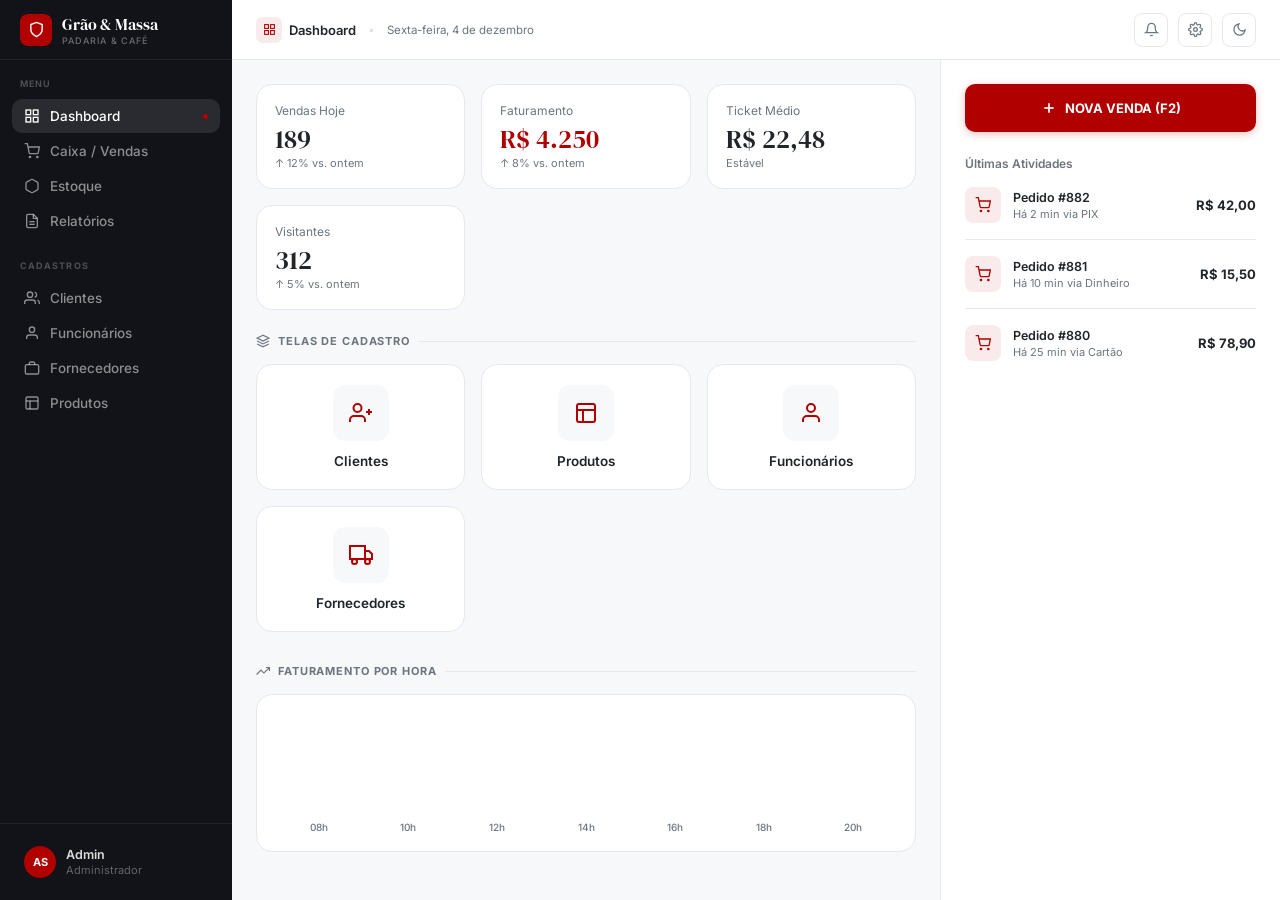
<file: index.html>
<!DOCTYPE html>
<html lang="pt-BR">
<head>
<meta charset="UTF-8">
<meta name="viewport" content="width=device-width, initial-scale=1.0">
<title>Grão & Massa — Dashboard</title>
<link href="https://fonts.googleapis.com/css2?family=Inter:wght@400;500;600;700&family=DM+Serif+Display&display=swap" rel="stylesheet">
<link rel="stylesheet" href="CSS/style.css">
</head>
<body>

<nav class="sb">
  <div class="sb-brand">
    <div class="sb-icon"><svg fill="none" stroke-width="2" viewBox="0 0 24 24"><path d="M12 22s8-4 8-10V5l-8-3-8 3v7c0 6 8 10 8 10z"/></svg></div>
    <div class="sb-name">Grão &amp; Massa<span>Padaria &amp; Café</span></div>
  </div>

  <p class="sb-label">Menu</p>
  <ul class="sb-nav">
    <li><a href="index.html" class="sb-link on"><svg fill="none" stroke="currentColor" stroke-width="2" viewBox="0 0 24 24"><rect x="3" y="3" width="7" height="7"/><rect x="14" y="3" width="7" height="7"/><rect x="14" y="14" width="7" height="7"/><rect x="3" y="14" width="7" height="7"/></svg>Dashboard<span class="sb-dot"></span></a></li>
    <li><a href="vendas.php" class="sb-link"><svg fill="none" stroke="currentColor" stroke-width="2" viewBox="0 0 24 24"><circle cx="9" cy="21" r="1"/><circle cx="20" cy="21" r="1"/><path d="M1 1h4l2.68 13.39a2 2 0 002 1.61h9.72a2 2 0 001.97-1.67L23 6H6"/></svg>Caixa / Vendas</a></li>
    <li><a href="#" class="sb-link"><svg fill="none" stroke="currentColor" stroke-width="2" viewBox="0 0 24 24"><path d="M21 16V8a2 2 0 00-1-1.73l-7-4a2 2 0 00-2 0l-7 4A2 2 0 003 8v8a2 2 0 001 1.73l7 4a2 2 0 002 0l7-4A2 2 0 0021 16z"/></svg>Estoque</a></li>
    <li><a href="#" class="sb-link"><svg fill="none" stroke="currentColor" stroke-width="2" viewBox="0 0 24 24"><path d="M14 2H6a2 2 0 00-2 2v16a2 2 0 002 2h12a2 2 0 002-2V8z"/><polyline points="14 2 14 8 20 8"/><line x1="16" y1="13" x2="8" y2="13"/><line x1="16" y1="17" x2="8" y2="17"/></svg>Relatórios</a></li>
  </ul>

  <p class="sb-label">Cadastros</p>
  <ul class="sb-nav">
    <li><a href="Cadastrar_Cliente.php" class="sb-link"><svg fill="none" stroke="currentColor" stroke-width="2" viewBox="0 0 24 24"><path d="M17 21v-2a4 4 0 00-4-4H5a4 4 0 00-4 4v2"/><circle cx="9" cy="7" r="4"/><path d="M23 21v-2a4 4 0 00-3-3.87M16 3.13a4 4 0 010 7.75"/></svg>Clientes</a></li>
    <li><a href="Cadastrar_Funcionario.php" class="sb-link"><svg fill="none" stroke="currentColor" stroke-width="2" viewBox="0 0 24 24"><path d="M20 21v-2a4 4 0 00-4-4H8a4 4 0 00-4 4v2"/><circle cx="12" cy="7" r="4"/></svg>Funcionários</a></li>
    <li><a href="Cadastrar_Fornecedor.php" class="sb-link"><svg fill="none" stroke="currentColor" stroke-width="2" viewBox="0 0 24 24"><rect x="2" y="7" width="20" height="14" rx="2"/><path d="M16 7V5a2 2 0 00-2-2h-4a2 2 0 00-2 2v2"/></svg>Fornecedores</a></li>
    <li><a href="Cadastrar_Produto.php" class="sb-link"><svg fill="none" stroke="currentColor" stroke-width="2" viewBox="0 0 24 24"><rect x="3" y="3" width="18" height="18" rx="2"/><line x1="3" y1="9" x2="21" y2="9"/><line x1="9" y1="21" x2="9" y2="9"/></svg>Produtos</a></li>
  </ul>

  <div class="sb-foot">
    <div class="sb-user">
      <div class="sb-av">AS</div>
      <div>
        <div class="sb-uname">Admin</div>
        <div class="sb-urole">Administrador</div>
      </div>
    </div>
  </div>
</nav>

<div class="main">

  <header class="top">
    <div class="top-l">
      <div class="badge-pg">
        <div class="badge-icon"><svg fill="none" stroke="currentColor" stroke-width="2" viewBox="0 0 24 24"><rect x="3" y="3" width="7" height="7"/><rect x="14" y="3" width="7" height="7"/><rect x="14" y="14" width="7" height="7"/><rect x="3" y="14" width="7" height="7"/></svg></div>
        Dashboard
      </div>
      <span class="sep">•</span>
      <span class="date-chip" id="date"></span>
    </div>
    <div class="top-r">
      <button class="tb-btn"><svg fill="none" stroke="currentColor" stroke-width="2" viewBox="0 0 24 24"><path d="M18 8A6 6 0 006 8c0 7-3 9-3 9h18s-3-2-3-9M13.73 21a2 2 0 01-3.46 0"/></svg></button>
      <button class="tb-btn"><svg fill="none" stroke="currentColor" stroke-width="2" viewBox="0 0 24 24"><circle cx="12" cy="12" r="3"/><path d="M19.4 15a1.65 1.65 0 00.33 1.82l.06.06a2 2 0 010 2.83 2 2 0 01-2.83 0l-.06-.06a1.65 1.65 0 00-1.82-.33 1.65 1.65 0 00-1 1.51V21a2 2 0 01-4 0v-.09A1.65 1.65 0 009 19.4a1.65 1.65 0 00-1.82.33l-.06.06a2 2 0 01-2.83 0 2 2 0 010-2.83l.06-.06A1.65 1.65 0 004.68 15a1.65 1.65 0 00-1.51-1H3a2 2 0 010-4h.09A1.65 1.65 0 004.6 9a1.65 1.65 0 00-.33-1.82l-.06-.06a2 2 0 010-2.83 2 2 0 012.83 0l.06.06A1.65 1.65 0 009 4.68a1.65 1.65 0 001-1.51V3a2 2 0 014 0v.09a1.65 1.65 0 001 1.51 1.65 1.65 0 001.82-.33l.06-.06a2 2 0 012.83 0 2 2 0 010 2.83l-.06.06A1.65 1.65 0 0019.4 9a1.65 1.65 0 001.51 1H21a2 2 0 010 4h-.09a1.65 1.65 0 00-1.51 1z"/></svg></button>
      <button class="tb-btn" onclick="toggleTheme()">
        <svg class="icon-moon" fill="none" stroke="currentColor" stroke-width="2" viewBox="0 0 24 24"><path d="M21 12.79A9 9 0 1111.21 3 7 7 0 0021 12.79z"/></svg>
        <svg class="icon-sun" fill="none" stroke="currentColor" stroke-width="2" viewBox="0 0 24 24"><circle cx="12" cy="12" r="5"/><line x1="12" y1="1" x2="12" y2="3"/><line x1="12" y1="21" x2="12" y2="23"/><line x1="4.22" y1="4.22" x2="5.64" y2="5.64"/><line x1="18.36" y1="18.36" x2="19.78" y2="19.78"/><line x1="1" y1="12" x2="3" y2="12"/><line x1="21" y1="12" x2="23" y2="12"/><line x1="4.22" y1="19.78" x2="5.64" y2="18.36"/><line x1="18.36" y1="5.64" x2="19.78" y2="4.22"/></svg>
      </button>
    </div>
  </header>

  <div class="content">

    <main class="dash-main">
      
      <div class="grid-4">
        <div class="stat-card">
          <div class="stat-title">Vendas Hoje</div>
          <div class="stat-val">189</div>
          <div class="stat-cap">↑ 12% vs. ontem</div>
        </div>
        <div class="stat-card">
          <div class="stat-title">Faturamento</div>
          <div class="stat-val brand">R$ 4.250</div>
          <div class="stat-cap">↑ 8% vs. ontem</div>
        </div>
        <div class="stat-card">
          <div class="stat-title">Ticket Médio</div>
          <div class="stat-val">R$ 22,48</div>
          <div class="stat-cap">Estável</div>
        </div>
        <div class="stat-card">
          <div class="stat-title">Visitantes</div>
          <div class="stat-val">312</div>
          <div class="stat-cap">↑ 5% vs. ontem</div>
        </div>
      </div>

      <div class="sec-title">
        <svg fill="none" stroke="currentColor" stroke-width="2" viewBox="0 0 24 24"><polygon points="12 2 2 7 12 12 22 7 12 2"/><polyline points="2 17 12 22 22 17"/><polyline points="2 12 12 17 22 12"/></svg>
        Telas de Cadastro
        <hr>
      </div>

      <div class="grid-4">
        <a href="Cadastrar_Cliente.php" class="action-card">
          <div class="action-card-img"><svg fill="none" stroke="currentColor" stroke-width="2" viewBox="0 0 24 24"><path d="M16 21v-2a4 4 0 00-4-4H5a4 4 0 00-4 4v2"/><circle cx="8.5" cy="7" r="4"/><line x1="20" y1="8" x2="20" y2="14"/><line x1="23" y1="11" x2="17" y2="11"/></svg></div>
          <span class="action-card-name">Clientes</span>
        </a>
        <a href="Cadastrar_Produto.php" class="action-card">
          <div class="action-card-img"><svg fill="none" stroke="currentColor" stroke-width="2" viewBox="0 0 24 24"><rect x="3" y="3" width="18" height="18" rx="2"/><line x1="3" y1="9" x2="21" y2="9"/><line x1="9" y1="21" x2="9" y2="9"/></svg></div>
          <span class="action-card-name">Produtos</span>
        </a>
        <a href="Cadastrar_Funcionario.php" class="action-card">
          <div class="action-card-img"><svg fill="none" stroke="currentColor" stroke-width="2" viewBox="0 0 24 24"><path d="M20 21v-2a4 4 0 00-4-4H8a4 4 0 00-4 4v2"/><circle cx="12" cy="7" r="4"/></svg></div>
          <span class="action-card-name">Funcionários</span>
        </a>
        <a href="Cadastrar_Fornecedor.php" class="action-card">
          <div class="action-card-img"><svg fill="none" stroke="currentColor" stroke-width="2" viewBox="0 0 24 24"><rect x="1" y="3" width="15" height="13"/><polygon points="16 8 20 8 23 11 23 16 16 16 16 8"/><circle cx="5.5" cy="18.5" r="2.5"/><circle cx="18.5" cy="18.5" r="2.5"/></svg></div>
          <span class="action-card-name">Fornecedores</span>
        </a>
      </div>

      <div class="sec-title" style="margin-top: 8px;">
        <svg fill="none" stroke="currentColor" stroke-width="2" viewBox="0 0 24 24"><polyline points="23 6 13.5 15.5 8.5 10.5 1 18"/><polyline points="17 6 23 6 23 12"/></svg>
        Faturamento por Hora
        <hr>
      </div>

      <div class="stat-card">
        <div class="chart-container">
            <div class="chart-col"><div class="bar" style="height:20%" title="R$ 400"></div><span class="chart-label">08h</span></div>
            <div class="chart-col"><div class="bar" style="height:45%" title="R$ 900"></div><span class="chart-label">10h</span></div>
            <div class="chart-col"><div class="bar" style="height:95%" title="R$ 2100"></div><span class="chart-label">12h</span></div>
            <div class="chart-col"><div class="bar" style="height:60%" title="R$ 1300"></div><span class="chart-label">14h</span></div>
            <div class="chart-col"><div class="bar" style="height:50%" title="R$ 1100"></div><span class="chart-label">16h</span></div>
            <div class="chart-col"><div class="bar" style="height:100%" title="R$ 2500"></div><span class="chart-label">18h</span></div>
            <div class="chart-col"><div class="bar" style="height:75%" title="R$ 1800"></div><span class="chart-label">20h</span></div>
        </div>
      </div>

    </main>

    <aside class="dash-aside">
      
      <a href="vendas.html" class="btn-nv">
        <svg fill="none" stroke="currentColor" stroke-width="2.5" viewBox="0 0 24 24"><line x1="12" y1="5" x2="12" y2="19"/><line x1="5" y1="12" x2="19" y2="12"/></svg>
        NOVA VENDA (F2)
      </a>

      <div class="act-title">Últimas Atividades</div>
      
      <div class="act-list">
        <div class="act-item">
          <div class="act-icon"><svg fill="none" stroke-width="2" viewBox="0 0 24 24"><circle cx="9" cy="21" r="1"/><circle cx="20" cy="21" r="1"/><path d="M1 1h4l2.68 13.39a2 2 0 002 1.61h9.72a2 2 0 001.97-1.67L23 6H6"/></svg></div>
          <div class="act-info">
            <div class="act-name">Pedido #882</div>
            <div class="act-time">Há 2 min via PIX</div>
          </div>
          <div class="act-val">R$ 42,00</div>
        </div>

        <div class="act-item">
          <div class="act-icon"><svg fill="none" stroke-width="2" viewBox="0 0 24 24"><circle cx="9" cy="21" r="1"/><circle cx="20" cy="21" r="1"/><path d="M1 1h4l2.68 13.39a2 2 0 002 1.61h9.72a2 2 0 001.97-1.67L23 6H6"/></svg></div>
          <div class="act-info">
            <div class="act-name">Pedido #881</div>
            <div class="act-time">Há 10 min via Dinheiro</div>
          </div>
          <div class="act-val">R$ 15,50</div>
        </div>

        <div class="act-item">
          <div class="act-icon"><svg fill="none" stroke-width="2" viewBox="0 0 24 24"><circle cx="9" cy="21" r="1"/><circle cx="20" cy="21" r="1"/><path d="M1 1h4l2.68 13.39a2 2 0 002 1.61h9.72a2 2 0 001.97-1.67L23 6H6"/></svg></div>
          <div class="act-info">
            <div class="act-name">Pedido #880</div>
            <div class="act-time">Há 25 min via Cartão</div>
          </div>
          <div class="act-val">R$ 78,90</div>
        </div>
      </div>

    </aside>

  </div>
</div>

<script>
  document.getElementById('date').textContent = new Date().toLocaleDateString('pt-BR',{weekday:'long',day:'numeric',month:'long'}).replace(/^\w/,c=>c.toUpperCase());

  function toggleTheme(){ 
    const d = document.documentElement; 
    const t = d.getAttribute('data-theme') === 'dark' ? 'light' : 'dark'; 
    d.setAttribute('data-theme', t); 
    localStorage.setItem('theme', t); 
  }
  
  (()=>{ 
    const s = localStorage.getItem('theme'); 
    if(s === 'dark' || (!s && window.matchMedia('(prefers-color-scheme: dark)').matches)) {
        document.documentElement.setAttribute('data-theme','dark'); 
    }
  })();

  document.addEventListener('keydown', e => { 
    if(e.key === 'F2'){ 
        e.preventDefault(); 
        window.location.href = 'vendas.html'; 
    } 
  });
</script>
</body>
</html>
</file>
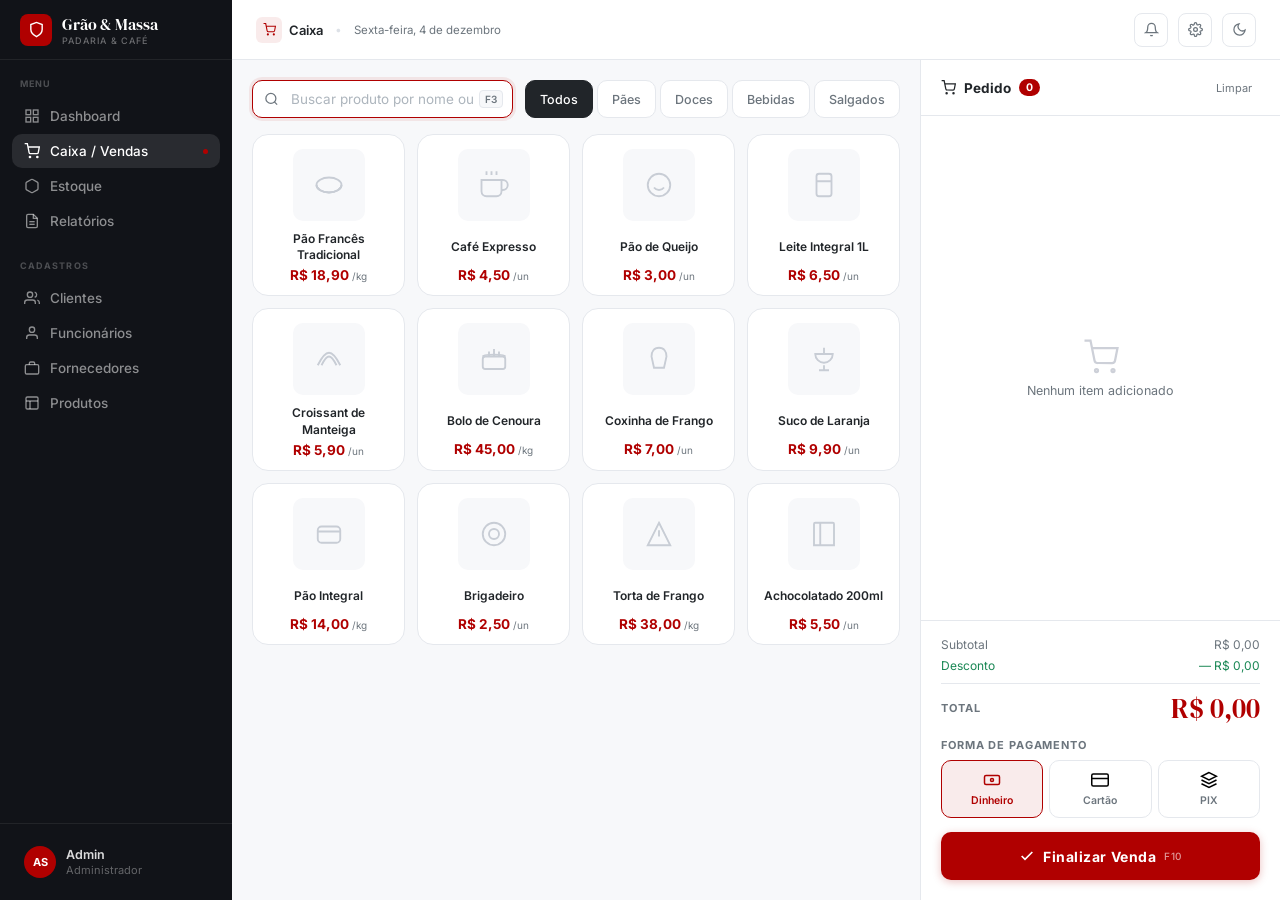
<file: vendas.html>
<!DOCTYPE html>
<html lang="pt-BR">
<head>
<meta charset="UTF-8">
<meta name="viewport" content="width=device-width, initial-scale=1.0">
<title>Grão & Massa — Caixa</title>
<link href="https://fonts.googleapis.com/css2?family=Inter:wght@400;500;600;700&family=DM+Serif+Display&display=swap" rel="stylesheet">
<link rel="stylesheet" href="CSS/style.css">
</head>
<body>

<!-- SIDEBAR -->
<nav class="sb">
  <div class="sb-brand">
    <div class="sb-icon"><svg fill="none" stroke-width="2" viewBox="0 0 24 24"><path d="M12 22s8-4 8-10V5l-8-3-8 3v7c0 6 8 10 8 10z"/></svg></div>
    <div class="sb-name">Grão &amp; Massa<span>Padaria &amp; Café</span></div>
  </div>

  <p class="sb-label">Menu</p>
  <ul class="sb-nav">
    <li><a href="index.html" class="sb-link"><svg fill="none" stroke="currentColor" stroke-width="2" viewBox="0 0 24 24"><rect x="3" y="3" width="7" height="7"/><rect x="14" y="3" width="7" height="7"/><rect x="14" y="14" width="7" height="7"/><rect x="3" y="14" width="7" height="7"/></svg>Dashboard</a></li>
    <li><a href="vendas.html" class="sb-link on"><svg fill="none" stroke="currentColor" stroke-width="2" viewBox="0 0 24 24"><circle cx="9" cy="21" r="1"/><circle cx="20" cy="21" r="1"/><path d="M1 1h4l2.68 13.39a2 2 0 002 1.61h9.72a2 2 0 001.97-1.67L23 6H6"/></svg>Caixa / Vendas<span class="sb-dot"></span></a></li>
    <li><a href="#" class="sb-link"><svg fill="none" stroke="currentColor" stroke-width="2" viewBox="0 0 24 24"><path d="M21 16V8a2 2 0 00-1-1.73l-7-4a2 2 0 00-2 0l-7 4A2 2 0 003 8v8a2 2 0 001 1.73l7 4a2 2 0 002 0l7-4A2 2 0 0021 16z"/></svg>Estoque</a></li>
    <li><a href="#" class="sb-link"><svg fill="none" stroke="currentColor" stroke-width="2" viewBox="0 0 24 24"><path d="M14 2H6a2 2 0 00-2 2v16a2 2 0 002 2h12a2 2 0 002-2V8z"/><polyline points="14 2 14 8 20 8"/><line x1="16" y1="13" x2="8" y2="13"/><line x1="16" y1="17" x2="8" y2="17"/></svg>Relatórios</a></li>
  </ul>

  <p class="sb-label">Cadastros</p>
  <ul class="sb-nav">
    <li><a href="Cadastrar_Cliente.php" class="sb-link"><svg fill="none" stroke="currentColor" stroke-width="2" viewBox="0 0 24 24"><path d="M17 21v-2a4 4 0 00-4-4H5a4 4 0 00-4 4v2"/><circle cx="9" cy="7" r="4"/><path d="M23 21v-2a4 4 0 00-3-3.87M16 3.13a4 4 0 010 7.75"/></svg>Clientes</a></li>
    <li><a href="Cadastrar_Funcionario.php" class="sb-link"><svg fill="none" stroke="currentColor" stroke-width="2" viewBox="0 0 24 24"><path d="M20 21v-2a4 4 0 00-4-4H8a4 4 0 00-4 4v2"/><circle cx="12" cy="7" r="4"/></svg>Funcionários</a></li>
    <li><a href="Cadastrar_Fornecedor.php" class="sb-link"><svg fill="none" stroke="currentColor" stroke-width="2" viewBox="0 0 24 24"><rect x="2" y="7" width="20" height="14" rx="2"/><path d="M16 7V5a2 2 0 00-2-2h-4a2 2 0 00-2 2v2"/></svg>Fornecedores</a></li>
    <li><a href="Cadastrar_Produto.php" class="sb-link"><svg fill="none" stroke="currentColor" stroke-width="2" viewBox="0 0 24 24"><rect x="3" y="3" width="18" height="18" rx="2"/><line x1="3" y1="9" x2="21" y2="9"/><line x1="9" y1="21" x2="9" y2="9"/></svg>Produtos</a></li>
  </ul>

  <div class="sb-foot">
    <div class="sb-user">
      <div class="sb-av">AS</div>
      <div>
        <div class="sb-uname">Admin</div>
        <div class="sb-urole">Administrador</div>
      </div>
    </div>
  </div>
</nav>

<!-- MAIN -->
<div class="main">

  <!-- TOPBAR -->
  <header class="top">
    <div class="top-l">
      <div class="badge-pg">
        <div class="badge-icon"><svg fill="none" stroke="currentColor" stroke-width="2" viewBox="0 0 24 24"><circle cx="9" cy="21" r="1"/><circle cx="20" cy="21" r="1"/><path d="M1 1h4l2.68 13.39a2 2 0 002 1.61h9.72a2 2 0 001.97-1.67L23 6H6"/></svg></div>
        Caixa
      </div>
      <span class="sep">•</span>
      <span class="date-chip" id="date"></span>
    </div>
    <div class="top-r">
      <button class="tb-btn"><svg fill="none" stroke="currentColor" stroke-width="2" viewBox="0 0 24 24"><path d="M18 8A6 6 0 006 8c0 7-3 9-3 9h18s-3-2-3-9M13.73 21a2 2 0 01-3.46 0"/></svg></button>
      <button class="tb-btn"><svg fill="none" stroke="currentColor" stroke-width="2" viewBox="0 0 24 24"><circle cx="12" cy="12" r="3"/><path d="M19.4 15a1.65 1.65 0 00.33 1.82l.06.06a2 2 0 010 2.83 2 2 0 01-2.83 0l-.06-.06a1.65 1.65 0 00-1.82-.33 1.65 1.65 0 00-1 1.51V21a2 2 0 01-4 0v-.09A1.65 1.65 0 009 19.4a1.65 1.65 0 00-1.82.33l-.06.06a2 2 0 01-2.83 0 2 2 0 010-2.83l.06-.06A1.65 1.65 0 004.68 15a1.65 1.65 0 00-1.51-1H3a2 2 0 010-4h.09A1.65 1.65 0 004.6 9a1.65 1.65 0 00-.33-1.82l-.06-.06a2 2 0 010-2.83 2 2 0 012.83 0l.06.06A1.65 1.65 0 009 4.68a1.65 1.65 0 001-1.51V3a2 2 0 014 0v.09a1.65 1.65 0 001 1.51 1.65 1.65 0 001.82-.33l.06-.06a2 2 0 012.83 0 2 2 0 010 2.83l-.06.06A1.65 1.65 0 0019.4 9a1.65 1.65 0 001.51 1H21a2 2 0 010 4h-.09a1.65 1.65 0 00-1.51 1z"/></svg></button>
      <button class="tb-btn" onclick="toggleTheme()">
        <svg class="icon-moon" fill="none" stroke="currentColor" stroke-width="2" viewBox="0 0 24 24"><path d="M21 12.79A9 9 0 1111.21 3 7 7 0 0021 12.79z"/></svg>
        <svg class="icon-sun" fill="none" stroke="currentColor" stroke-width="2" viewBox="0 0 24 24"><circle cx="12" cy="12" r="5"/><line x1="12" y1="1" x2="12" y2="3"/><line x1="12" y1="21" x2="12" y2="23"/><line x1="4.22" y1="4.22" x2="5.64" y2="5.64"/><line x1="18.36" y1="18.36" x2="19.78" y2="19.78"/><line x1="1" y1="12" x2="3" y2="12"/><line x1="21" y1="12" x2="23" y2="12"/><line x1="4.22" y1="19.78" x2="5.64" y2="18.36"/><line x1="18.36" y1="5.64" x2="19.78" y2="4.22"/></svg>
      </button>
    </div>
  </header>

  <!-- CONTENT -->
  <div class="content">

    <!-- PRODUTOS -->
    <div class="products">
      <div class="toolbar">
        <div class="srch">
          <svg fill="none" stroke="currentColor" stroke-width="2" viewBox="0 0 24 24"><circle cx="11" cy="11" r="8"/><line x1="21" y1="21" x2="16.65" y2="16.65"/></svg>
          <input type="text" placeholder="Buscar produto por nome ou código…" autofocus>
          <span class="kbd">F3</span>
        </div>
        <div class="tabs">
          <button class="tab on">Todos</button>
          <button class="tab">Pães</button>
          <button class="tab">Doces</button>
          <button class="tab">Bebidas</button>
          <button class="tab">Salgados</button>
        </div>
      </div>

      <div class="grid">
        <div class="card" onclick="add('Pão Francês Tradicional',18.90,'kg')">
          <div class="card-img"><svg fill="none" stroke="currentColor" stroke-width="1.5" viewBox="0 0 24 24"><ellipse cx="12" cy="12" rx="10" ry="6"/><path d="M2 12c0 3.31 4.48 6 10 6s10-2.69 10-6"/></svg></div>
          <span class="card-name">Pão Francês Tradicional</span>
          <span class="card-price">R$ 18,90 <span class="card-unit">/kg</span></span>
        </div>
        <div class="card" onclick="add('Café Expresso',4.50,'un')">
          <div class="card-img"><svg fill="none" stroke="currentColor" stroke-width="1.5" viewBox="0 0 24 24"><path d="M18 8h1a4 4 0 010 8h-1M2 8h16v9a4 4 0 01-4 4H6a4 4 0 01-4-4V8z"/><line x1="6" y1="1" x2="6" y2="4"/><line x1="10" y1="1" x2="10" y2="4"/><line x1="14" y1="1" x2="14" y2="4"/></svg></div>
          <span class="card-name">Café Expresso</span>
          <span class="card-price">R$ 4,50 <span class="card-unit">/un</span></span>
        </div>
        <div class="card" onclick="add('Pão de Queijo',3.00,'un')">
          <div class="card-img"><svg fill="none" stroke="currentColor" stroke-width="1.5" viewBox="0 0 24 24"><circle cx="12" cy="12" r="9"/><path d="M8 14s1.5 2 4 2 4-2 4-2"/></svg></div>
          <span class="card-name">Pão de Queijo</span>
          <span class="card-price">R$ 3,00 <span class="card-unit">/un</span></span>
        </div>
        <div class="card" onclick="add('Leite Integral 1L',6.50,'un')">
          <div class="card-img"><svg fill="none" stroke="currentColor" stroke-width="1.5" viewBox="0 0 24 24"><rect x="6" y="3" width="12" height="18" rx="2"/><line x1="6" y1="9" x2="18" y2="9"/></svg></div>
          <span class="card-name">Leite Integral 1L</span>
          <span class="card-price">R$ 6,50 <span class="card-unit">/un</span></span>
        </div>
        <div class="card" onclick="add('Croissant de Manteiga',5.90,'un')">
          <div class="card-img"><svg fill="none" stroke="currentColor" stroke-width="1.5" viewBox="0 0 24 24"><path d="M3 17c3-6 6-10 9-10s6 4 9 10"/><path d="M6 17c2-4 4-7 6-7s4 3 6 7"/></svg></div>
          <span class="card-name">Croissant de Manteiga</span>
          <span class="card-price">R$ 5,90 <span class="card-unit">/un</span></span>
        </div>
        <div class="card" onclick="add('Bolo de Cenoura',45.00,'kg')">
          <div class="card-img"><svg fill="none" stroke="currentColor" stroke-width="1.5" viewBox="0 0 24 24"><rect x="3" y="10" width="18" height="10" rx="2"/><path d="M3 10c0-2 18-2 18 0"/><line x1="8" y1="10" x2="8" y2="6"/><line x1="12" y1="10" x2="12" y2="4"/><line x1="16" y1="10" x2="16" y2="6"/></svg></div>
          <span class="card-name">Bolo de Cenoura</span>
          <span class="card-price">R$ 45,00 <span class="card-unit">/kg</span></span>
        </div>
        <div class="card" onclick="add('Coxinha de Frango',7.00,'un')">
          <div class="card-img"><svg fill="none" stroke="currentColor" stroke-width="1.5" viewBox="0 0 24 24"><path d="M12 3c-4 0-6 3-6 7l2 9h8l2-9c0-4-2-7-6-7z"/></svg></div>
          <span class="card-name">Coxinha de Frango</span>
          <span class="card-price">R$ 7,00 <span class="card-unit">/un</span></span>
        </div>
        <div class="card" onclick="add('Suco de Laranja',9.90,'un')">
          <div class="card-img"><svg fill="none" stroke="currentColor" stroke-width="1.5" viewBox="0 0 24 24"><path d="M8 21h8M12 17v4M5 8a7 7 0 0014 0H5z"/><path d="M12 3v5"/></svg></div>
          <span class="card-name">Suco de Laranja</span>
          <span class="card-price">R$ 9,90 <span class="card-unit">/un</span></span>
        </div>
        <div class="card" onclick="add('Pão Integral',14.00,'kg')">
          <div class="card-img"><svg fill="none" stroke="currentColor" stroke-width="1.5" viewBox="0 0 24 24"><rect x="3" y="6" width="18" height="13" rx="3"/><path d="M3 10h18"/></svg></div>
          <span class="card-name">Pão Integral</span>
          <span class="card-price">R$ 14,00 <span class="card-unit">/kg</span></span>
        </div>
        <div class="card" onclick="add('Brigadeiro',2.50,'un')">
          <div class="card-img"><svg fill="none" stroke="currentColor" stroke-width="1.5" viewBox="0 0 24 24"><circle cx="12" cy="12" r="9"/><circle cx="12" cy="12" r="4"/></svg></div>
          <span class="card-name">Brigadeiro</span>
          <span class="card-price">R$ 2,50 <span class="card-unit">/un</span></span>
        </div>
        <div class="card" onclick="add('Torta de Frango',38.00,'kg')">
          <div class="card-img"><svg fill="none" stroke="currentColor" stroke-width="1.5" viewBox="0 0 24 24"><path d="M12 3l9 18H3L12 3z"/><line x1="12" y1="9" x2="12" y2="14"/></svg></div>
          <span class="card-name">Torta de Frango</span>
          <span class="card-price">R$ 38,00 <span class="card-unit">/kg</span></span>
        </div>
        <div class="card" onclick="add('Achocolatado 200ml',5.50,'un')">
          <div class="card-img"><svg fill="none" stroke="currentColor" stroke-width="1.5" viewBox="0 0 24 24"><path d="M5 3h14a1 1 0 011 1v17H4V4a1 1 0 011-1z"/><line x1="9" y1="3" x2="9" y2="21"/></svg></div>
          <span class="card-name">Achocolatado 200ml</span>
          <span class="card-price">R$ 5,50 <span class="card-unit">/un</span></span>
        </div>
      </div>
    </div>

    <!-- CARRINHO -->
    <div class="cart">
      <div class="cart-head">
        <div class="cart-title">
          <svg fill="none" stroke="currentColor" stroke-width="2" viewBox="0 0 24 24"><circle cx="9" cy="21" r="1"/><circle cx="20" cy="21" r="1"/><path d="M1 1h4l2.68 13.39a2 2 0 002 1.61h9.72a2 2 0 001.97-1.67L23 6H6"/></svg>
          Pedido <span class="cart-n" id="cart-n">0</span>
        </div>
        <button class="cart-clear" onclick="clearCart()">Limpar</button>
      </div>

      <div class="cart-items" id="cart-items">
        <div class="cart-empty" id="empty">
          <svg fill="none" stroke="currentColor" stroke-width="1.5" viewBox="0 0 24 24"><circle cx="9" cy="21" r="1"/><circle cx="20" cy="21" r="1"/><path d="M1 1h4l2.68 13.39a2 2 0 002 1.61h9.72a2 2 0 001.97-1.67L23 6H6"/></svg>
          <p>Nenhum item adicionado</p>
        </div>
      </div>

      <div class="checkout">
        <div class="tot-row"><span>Subtotal</span><span id="sub">R$ 0,00</span></div>
        <div class="tot-row green"><span>Desconto</span><span>— R$ 0,00</span></div>
        <hr class="divider">
        <div class="tot-big">
          <span class="tot-label">Total</span>
          <span class="tot-val" id="tot">R$ 0,00</span>
        </div>

        <div class="pay-label">Forma de pagamento</div>
        <div class="pay-grid">
          <button class="pay-btn on" onclick="selPay(this)">
            <svg fill="none" stroke="currentColor" stroke-width="2" viewBox="0 0 24 24"><rect x="2" y="6" width="20" height="12" rx="2"/><circle cx="12" cy="12" r="2"/></svg>
            <span>Dinheiro</span>
          </button>
          <button class="pay-btn" onclick="selPay(this)">
            <svg fill="none" stroke="currentColor" stroke-width="2" viewBox="0 0 24 24"><rect x="1" y="4" width="22" height="16" rx="2"/><line x1="1" y1="10" x2="23" y2="10"/></svg>
            <span>Cartão</span>
          </button>
          <button class="pay-btn" onclick="selPay(this)">
            <svg fill="none" stroke="currentColor" stroke-width="2" viewBox="0 0 24 24"><path d="M12 2L2 7l10 5 10-5-10-5z"/><path d="M2 17l10 5 10-5M2 12l10 5 10-5"/></svg>
            <span>PIX</span>
          </button>
        </div>

        <button class="btn-ok" onclick="finalizar()">
          <svg fill="none" stroke="currentColor" stroke-width="2.5" viewBox="0 0 24 24"><polyline points="20 6 9 17 4 12"/></svg>
          Finalizar Venda
          <span class="btn-ok-kbd">F10</span>
        </button>
      </div>
    </div>

  </div>
</div>

<script>
  document.getElementById('date').textContent = new Date().toLocaleDateString('pt-BR',{weekday:'long',day:'numeric',month:'long'}).replace(/^\w/,c=>c.toUpperCase());

  let cart = [];
  const fmt = n => 'R$ ' + n.toFixed(2).replace('.',',');

  function add(name, price, unit) {
    const ex = cart.find(i => i.name === name);
    ex ? ex.qty++ : cart.push({name, price, unit, qty: 1});
    render();
  }

  function render() {
    const box = document.getElementById('cart-items');
    const empty = document.getElementById('empty');
    document.getElementById('cart-n').textContent = cart.reduce((s,i)=>s+i.qty,0);
    if (!cart.length) { box.innerHTML=''; box.appendChild(empty); empty.style.display='flex'; updateTot(); return; }
    empty.style.display = 'none';
    box.innerHTML = '';
    cart.forEach((item, i) => {
      const el = document.createElement('div');
      el.className = 'cart-item';
      el.innerHTML = `
        <div class="item-info">
          <div class="item-name">${item.name}</div>
          <div class="item-sub">${fmt(item.price)} / ${item.unit}</div>
        </div>
        <div class="qty">
          <button class="qty-btn minus" onclick="chg(${i},-1)">−</button>
          <input class="qty-val" type="number" value="${item.qty}" min="1" onchange="setQ(${i},this.value)">
          <button class="qty-btn" onclick="chg(${i},1)">+</button>
        </div>
        <div class="item-price">${fmt(item.price*item.qty)}</div>
        <button class="rm-btn" onclick="rm(${i})"><svg fill="none" stroke="currentColor" stroke-width="2.5" viewBox="0 0 24 24"><path d="M18 6L6 18M6 6l12 12"/></svg></button>`;
      box.appendChild(el);
    });
    updateTot();
  }

  function chg(i,d){ cart[i].qty = Math.max(1, cart[i].qty+d); render(); }
  function setQ(i,v){ cart[i].qty = Math.max(1, parseInt(v)||1); render(); }
  function rm(i){ cart.splice(i,1); render(); }
  function clearCart(){ cart=[]; render(); }
  function updateTot(){ const s=cart.reduce((t,i)=>t+i.price*i.qty,0); document.getElementById('sub').textContent=fmt(s); document.getElementById('tot').textContent=fmt(s); }
  function selPay(btn){ document.querySelectorAll('.pay-btn').forEach(b=>b.classList.remove('on')); btn.classList.add('on'); }
  function finalizar(){ if(!cart.length){alert('Adicione produtos antes de finalizar.');return;} alert('Venda finalizada!\nTotal: '+fmt(cart.reduce((s,i)=>s+i.price*i.qty,0))); clearCart(); }
  function toggleTheme(){ const d=document.documentElement; const t=d.getAttribute('data-theme')==='dark'?'light':'dark'; d.setAttribute('data-theme',t); localStorage.setItem('theme',t); }
  (()=>{ const s=localStorage.getItem('theme'); if(s==='dark'||(! s&&window.matchMedia('(prefers-color-scheme: dark)').matches)) document.documentElement.setAttribute('data-theme','dark'); })();
  document.addEventListener('keydown',e=>{ if(e.key==='F3'){e.preventDefault();document.querySelector('.srch input').focus();} if(e.key==='F10'){e.preventDefault();finalizar();} });
  document.querySelectorAll('.tab').forEach(t=>t.addEventListener('click',()=>{ document.querySelectorAll('.tab').forEach(x=>x.classList.remove('on')); t.classList.add('on'); }));
</script>
</body>
</html>
</file>
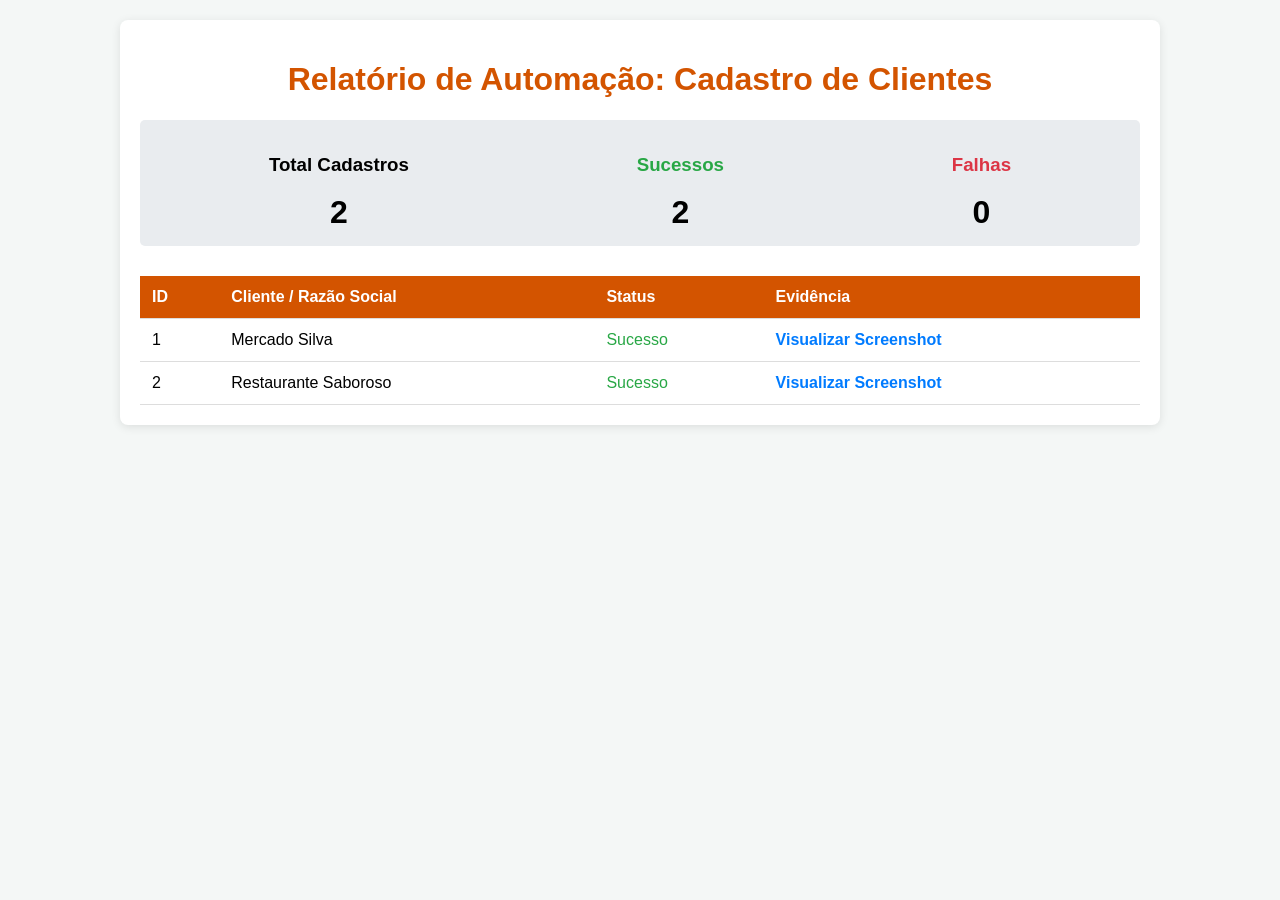
<file: TesteCadastroClientes/dashboard.html>
<!DOCTYPE html>
        <html lang="pt-br">
        <head>
            <meta charset="UTF-8">
            <title>Dashboard de Testes - Grão & Massa</title>
            <style>
                body { font-family: 'Segoe UI', Tahoma, Geneva, Verdana, sans-serif; background-color: #f4f7f6; margin: 20px; }
                .container { max-width: 1000px; margin: auto; background: white; padding: 20px; border-radius: 8px; box-shadow: 0 2px 10px rgba(0,0,0,0.1); }
                h1 { color: #d35400; text-align: center; }
                .summary { display: flex; justify-content: space-around; margin-bottom: 30px; padding: 15px; background: #e9ecef; border-radius: 5px; }
                .card { text-align: center; }
                .card h2 { margin: 0; font-size: 2em; }
                .status-sucesso { color: #28a745; }
                .status-falha { color: #dc3545; }
                table { width: 100%; border-collapse: collapse; margin-top: 20px; }
                th, td { padding: 12px; border-bottom: 1px solid #ddd; text-align: left; }
                th { background-color: #d35400; color: white; }
                .img-link { color: #007bff; text-decoration: none; font-weight: bold; }
                tr:hover { background-color: #f1f1f1; }
            </style>
        </head>
        <body>
            <div class="container">
                <h1>Relatório de Automação: Cadastro de Clientes</h1>
                <div class="summary">
                    <div class="card"><h3>Total Cadastros</h3><h2>2</h2></div>
                    <div class="card"><h3 class="status-sucesso">Sucessos</h3><h2>2</h2></div>
                    <div class="card"><h3 class="status-falha">Falhas</h3><h2>0</h2></div>
                </div>
                <table>
                    <thead>
                        <tr>
                            <th>ID</th>
                            <th>Cliente / Razão Social</th>
                            <th>Status</th>
                            <th>Evidência</th>
                        </tr>
                    </thead>
                    <tbody>
        
                <tr>
                    <td>1</td>
                    <td>Mercado Silva</td>
                    <td class="status-sucesso">Sucesso</td>
                    <td><a class="img-link" href="cadastro_cliente_1.png" target="_blank">Visualizar Screenshot</a></td>
                </tr>
            
                <tr>
                    <td>2</td>
                    <td>Restaurante Saboroso</td>
                    <td class="status-sucesso">Sucesso</td>
                    <td><a class="img-link" href="cadastro_cliente_2.png" target="_blank">Visualizar Screenshot</a></td>
                </tr>
            
                    </tbody>
                </table>
            </div>
        </body>
        </html>
</file>
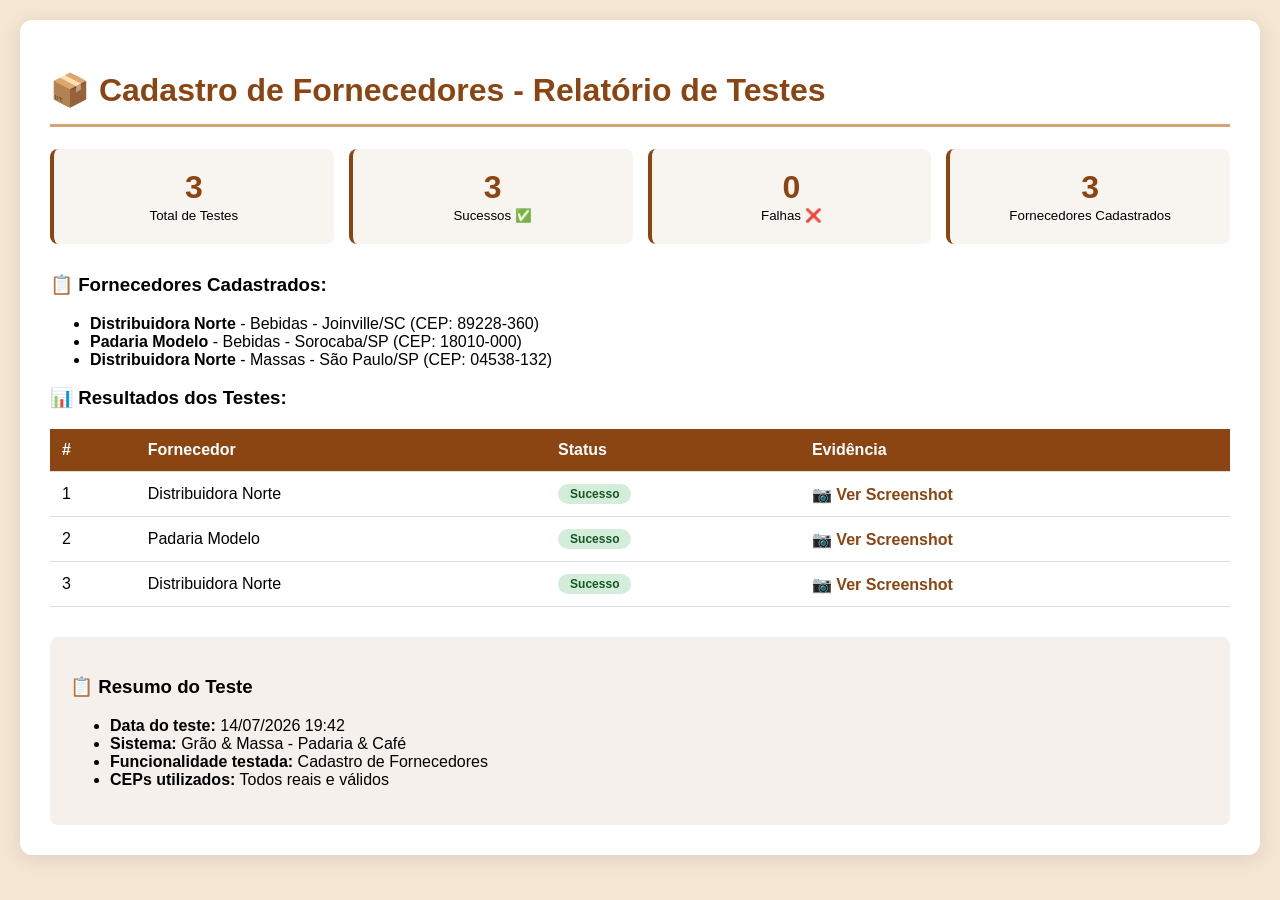
<file: TesteCadastroFornecedor/dashboard_fornecedores.html>
<!DOCTYPE html>
        <html lang="pt-br">
        <head>
            <meta charset="UTF-8">
            <title>Dashboard - Cadastro de Fornecedores</title>
            <style>
                body { font-family: 'Segoe UI', Tahoma, Geneva, Verdana, sans-serif; background: #f5e6d3; margin: 20px; }
                .container { max-width: 1200px; margin: auto; background: white; padding: 30px; border-radius: 12px; box-shadow: 0 4px 20px rgba(0,0,0,0.1); }
                h1 { color: #8B4513; border-bottom: 3px solid #d4a574; padding-bottom: 15px; }
                .summary { display: grid; grid-template-columns: repeat(4, 1fr); gap: 15px; margin-bottom: 30px; }
                .card { background: #f8f4f0; padding: 20px; border-radius: 8px; text-align: center; border-left: 4px solid #8B4513; }
                .card h2 { margin: 0; font-size: 2em; color: #8B4513; }
                .status-sucesso { color: #28a745; }
                .status-falha { color: #dc3545; }
                table { width: 100%; border-collapse: collapse; margin-top: 20px; }
                th, td { padding: 12px; border-bottom: 1px solid #ddd; text-align: left; }
                th { background-color: #8B4513; color: white; }
                .img-link { color: #8B4513; text-decoration: none; font-weight: bold; }
                .badge { display: inline-block; padding: 3px 12px; border-radius: 12px; font-size: 12px; font-weight: bold; }
                .badge-sucesso { background: #d4edda; color: #155724; }
                .badge-falha { background: #f8d7da; color: #721c24; }
            </style>
        </head>
        <body>
            <div class="container">
                <h1>📦 Cadastro de Fornecedores - Relatório de Testes</h1>
                
                <div class="summary">
                    <div class="card">
                        <h2>3</h2>
                        <small>Total de Testes</small>
                    </div>
                    <div class="card">
                        <h2 class="status-sucesso">3</h2>
                        <small>Sucessos ✅</small>
                    </div>
                    <div class="card">
                        <h2 class="status-falha">0</h2>
                        <small>Falhas ❌</small>
                    </div>
                    <div class="card">
                        <h2>3</h2>
                        <small>Fornecedores Cadastrados</small>
                    </div>
                </div>
                
                <h3>📋 Fornecedores Cadastrados:</h3>
                <ul>
        <li><strong>Distribuidora Norte</strong> - Bebidas - Joinville/SC (CEP: 89228-360)</li><li><strong>Padaria Modelo</strong> - Bebidas - Sorocaba/SP (CEP: 18010-000)</li><li><strong>Distribuidora Norte</strong> - Massas - São Paulo/SP (CEP: 04538-132)</li>
                </ul>
                
                <h3>📊 Resultados dos Testes:</h3>
                <table>
                    <thead>
                        <tr>
                            <th>#</th>
                            <th>Fornecedor</th>
                            <th>Status</th>
                            <th>Evidência</th>
                        </tr>
                    </thead>
                    <tbody>
        
                <tr>
                    <td>1</td>
                    <td>Distribuidora Norte</td>
                    <td><span class="badge badge-sucesso">Sucesso</span></td>
                    <td><a class="img-link" href="TesteCadastroFornecedor\teste_1_final.png" target="_blank">📷 Ver Screenshot</a></td>
                </tr>
            
                <tr>
                    <td>2</td>
                    <td>Padaria Modelo</td>
                    <td><span class="badge badge-sucesso">Sucesso</span></td>
                    <td><a class="img-link" href="TesteCadastroFornecedor\teste_2_final.png" target="_blank">📷 Ver Screenshot</a></td>
                </tr>
            
                <tr>
                    <td>3</td>
                    <td>Distribuidora Norte</td>
                    <td><span class="badge badge-sucesso">Sucesso</span></td>
                    <td><a class="img-link" href="TesteCadastroFornecedor\teste_3_final.png" target="_blank">📷 Ver Screenshot</a></td>
                </tr>
            
                    </tbody>
                </table>
                
                <div style="margin-top: 30px; padding: 20px; background: #f5f0eb; border-radius: 8px;">
                    <h3>📋 Resumo do Teste</h3>
                    <ul>
                        <li><strong>Data do teste:</strong> 14/07/2026 19:42</li>
                        <li><strong>Sistema:</strong> Grão & Massa - Padaria & Café</li>
                        <li><strong>Funcionalidade testada:</strong> Cadastro de Fornecedores</li>
                        <li><strong>CEPs utilizados:</strong> Todos reais e válidos</li>
                    </ul>
                </div>
            </div>
        </body>
        </html>
</file>
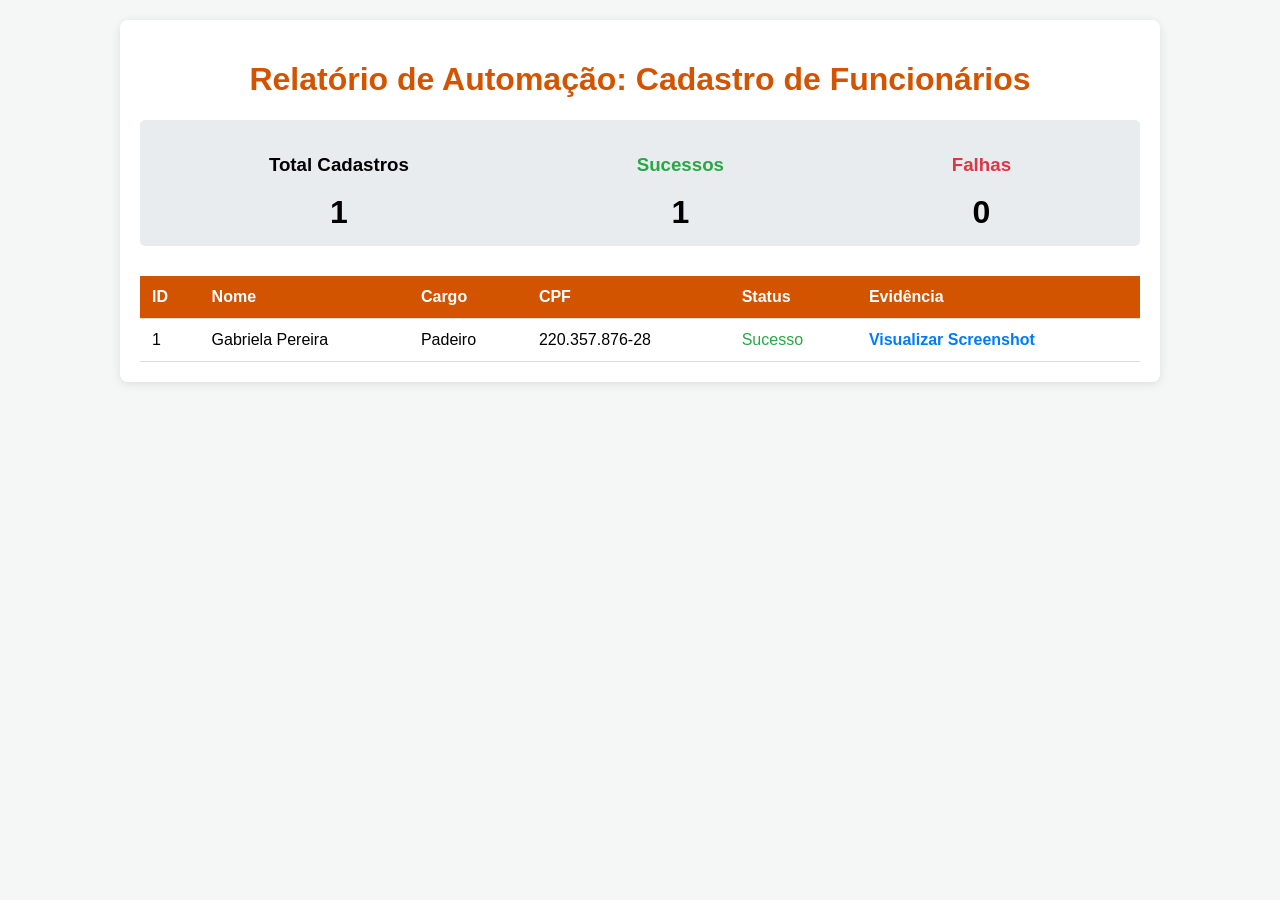
<file: TesteCadastroFuncionarios/dashboard.html>
<!DOCTYPE html>
        <html lang="pt-br">
        <head>
            <meta charset="UTF-8">
            <title>Dashboard de Testes - Grão & Massa (Funcionários)</title>
            <style>
                body { font-family: 'Segoe UI', Tahoma, Geneva, Verdana, sans-serif; background-color: #f4f7f6; margin: 20px; }
                .container { max-width: 1000px; margin: auto; background: white; padding: 20px; border-radius: 8px; box-shadow: 0 2px 10px rgba(0,0,0,0.1); }
                h1 { color: #d35400; text-align: center; }
                .summary { display: flex; justify-content: space-around; margin-bottom: 30px; padding: 15px; background: #e9ecef; border-radius: 5px; }
                .card { text-align: center; }
                .card h2 { margin: 0; font-size: 2em; }
                .status-sucesso { color: #28a745; }
                .status-falha { color: #dc3545; }
                table { width: 100%; border-collapse: collapse; margin-top: 20px; }
                th, td { padding: 12px; border-bottom: 1px solid #ddd; text-align: left; }
                th { background-color: #d35400; color: white; }
                .img-link { color: #007bff; text-decoration: none; font-weight: bold; }
                tr:hover { background-color: #f1f1f1; }
            </style>
        </head>
        <body>
            <div class="container">
                <h1>Relatório de Automação: Cadastro de Funcionários</h1>
                <div class="summary">
                    <div class="card"><h3>Total Cadastros</h3><h2>1</h2></div>
                    <div class="card"><h3 class="status-sucesso">Sucessos</h3><h2>1</h2></div>
                    <div class="card"><h3 class="status-falha">Falhas</h3><h2>0</h2></div>
                </div>
                <table>
                    <thead>
                        <tr>
                            <th>ID</th>
                            <th>Nome</th>
                            <th>Cargo</th>
                            <th>CPF</th>
                            <th>Status</th>
                            <th>Evidência</th>
                        </tr>
                    </thead>
                    <tbody>
        
                <tr>
                    <td>1</td>
                    <td>Gabriela Pereira</td>
                    <td>Padeiro</td>
                    <td>220.357.876-28</td>
                    <td class="status-sucesso">Sucesso</td>
                    <td><a class="img-link" href="cadastro_funcionario_1.png" target="_blank">Visualizar Screenshot</a></td>
                </tr>
            
                    </tbody>
                </table>
            </div>
        </body>
        </html>
</file>
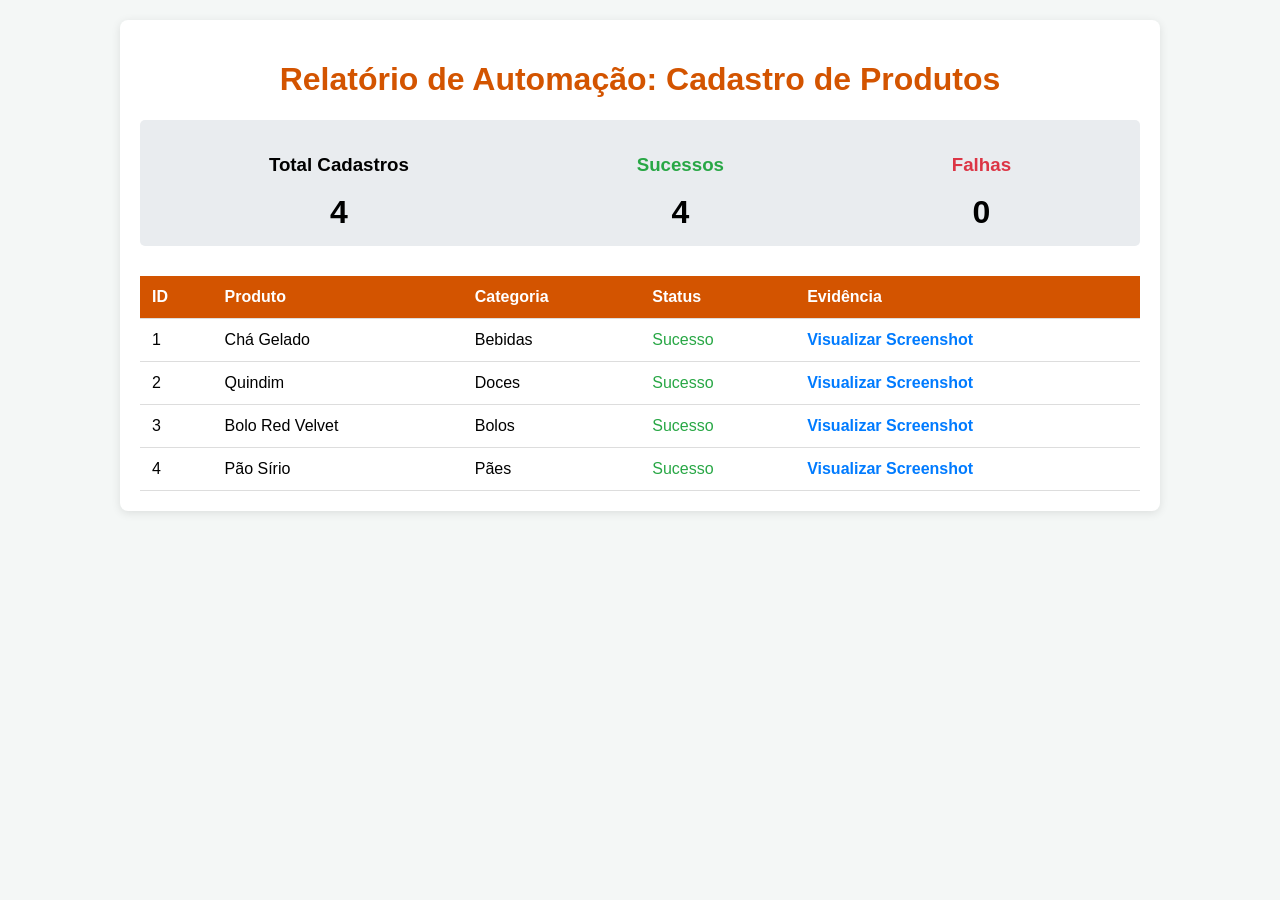
<file: TesteCadastroProdutos/dashboard.html>
<!DOCTYPE html>
        <html lang="pt-br">
        <head>
            <meta charset="UTF-8">
            <title>Dashboard de Testes - Grão & Massa</title>
            <style>
                body { font-family: 'Segoe UI', Tahoma, Geneva, Verdana, sans-serif; background-color: #f4f7f6; margin: 20px; }
                .container { max-width: 1000px; margin: auto; background: white; padding: 20px; border-radius: 8px; box-shadow: 0 2px 10px rgba(0,0,0,0.1); }
                h1 { color: #d35400; text-align: center; }
                .summary { display: flex; justify-content: space-around; margin-bottom: 30px; padding: 15px; background: #e9ecef; border-radius: 5px; }
                .card { text-align: center; }
                .card h2 { margin: 0; font-size: 2em; }
                .status-sucesso { color: #28a745; }
                .status-falha { color: #dc3545; }
                table { width: 100%; border-collapse: collapse; margin-top: 20px; }
                th, td { padding: 12px; border-bottom: 1px solid #ddd; text-align: left; }
                th { background-color: #d35400; color: white; }
                .img-link { color: #007bff; text-decoration: none; font-weight: bold; }
                tr:hover { background-color: #f1f1f1; }
            </style>
        </head>
        <body>
            <div class="container">
                <h1>Relatório de Automação: Cadastro de Produtos</h1>
                <div class="summary">
                    <div class="card"><h3>Total Cadastros</h3><h2>4</h2></div>
                    <div class="card"><h3 class="status-sucesso">Sucessos</h3><h2>4</h2></div>
                    <div class="card"><h3 class="status-falha">Falhas</h3><h2>0</h2></div>
                </div>
                <table>
                    <thead>
                        <tr>
                            <th>ID</th>
                            <th>Produto</th>
                            <th>Categoria</th>
                            <th>Status</th>
                            <th>Evidência</th>
                        </tr>
                    </thead>
                    <tbody>
        
                <tr>
                    <td>1</td>
                    <td>Chá Gelado</td>
                    <td>Bebidas</td>
                    <td class="status-sucesso">Sucesso</td>
                    <td><a class="img-link" href="cadastro_produto_1.png" target="_blank">Visualizar Screenshot</a></td>
                </tr>
            
                <tr>
                    <td>2</td>
                    <td>Quindim</td>
                    <td>Doces</td>
                    <td class="status-sucesso">Sucesso</td>
                    <td><a class="img-link" href="cadastro_produto_2.png" target="_blank">Visualizar Screenshot</a></td>
                </tr>
            
                <tr>
                    <td>3</td>
                    <td>Bolo Red Velvet</td>
                    <td>Bolos</td>
                    <td class="status-sucesso">Sucesso</td>
                    <td><a class="img-link" href="cadastro_produto_3.png" target="_blank">Visualizar Screenshot</a></td>
                </tr>
            
                <tr>
                    <td>4</td>
                    <td>Pão Sírio</td>
                    <td>Pães</td>
                    <td class="status-sucesso">Sucesso</td>
                    <td><a class="img-link" href="cadastro_produto_4.png" target="_blank">Visualizar Screenshot</a></td>
                </tr>
            
                    </tbody>
                </table>
            </div>
        </body>
        </html>
</file>
<file: CSS/style.css>
:root {
   --cr: #b00000; --cr2: #8a0000; --cr-bg: rgba(176,0,0,.08);
   --night: #111318; --ink: #212529; --ash: #6c757d;
   --border: #e5e8ed; --surface: #f7f8fa; --white: #fff;
   --r: 10px; --r2: 16px; --t: .15s ease;
   --sw: 232px; --hh: 60px;
 }
 [data-theme=dark] {
   --ink:#e8eaf0; --ash:#8b93a0; --border:#2a2f3e;
   --surface:#161b27; --white:#1e2335; --night:#0d1018;
   --cr-bg:rgba(176,0,0,.15);
 }
 * { box-sizing: border-box; margin: 0; padding: 0; }
 html,body { height: 100%; font-family: Inter,system-ui,sans-serif; }
 body { background: var(--surface); color: var(--ink); display: flex; overflow: hidden; }
 
 /* ─ SIDEBAR ─ */
 .sb { width: var(--sw); min-width: var(--sw); background: var(--night); display: flex; flex-direction: column; }
 .sb-brand { height: var(--hh); padding: 0 20px; display: flex; align-items: center; gap: 10px; border-bottom: 1px solid rgba(255,255,255,.07); }
 .sb-icon { width: 32px; height: 32px; background: var(--cr); border-radius: 8px; display: flex; align-items: center; justify-content: center; }
 .sb-icon svg { width: 17px; height: 17px; stroke: #fff; }
 .sb-name { font-family: 'DM Serif Display',serif; font-size: 16px; color: #fff; }
 .sb-name span { display: block; font-size: 9px; font-family: Inter,sans-serif; font-weight: 500; color: rgba(255,255,255,.38); text-transform: uppercase; letter-spacing: .12em; }
 .sb-label { font-size: 9px; font-weight: 700; letter-spacing: .12em; text-transform: uppercase; color: rgba(255,255,255,.25); padding: 18px 20px 6px; }
 .sb-nav { list-style: none; padding: 4px 12px; display: flex; flex-direction: column; gap: 1px; }
 .sb-link { display: flex; align-items: center; gap: 10px; padding: 9px 12px; border-radius: var(--r); color: rgba(255,255,255,.52); font-size: 13.5px; font-weight: 500; text-decoration: none; transition: background var(--t), color var(--t); }
 .sb-link svg { width: 16px; height: 16px; flex-shrink: 0; }
 .sb-link:hover { background: rgba(255,255,255,.06); color: rgba(255,255,255,.85); }
 .sb-link.on { background: rgba(255,255,255,.1); color: #fff; }
 .sb-dot { width: 5px; height: 5px; border-radius: 50%; background: var(--cr); margin-left: auto; }
 .sb-foot { margin-top: auto; padding: 12px; border-top: 1px solid rgba(255,255,255,.07); }
 .sb-user { display: flex; align-items: center; gap: 10px; padding: 10px 12px; border-radius: var(--r); cursor: pointer; }
 .sb-user:hover { background: rgba(255,255,255,.06); }
 .sb-av { width: 32px; height: 32px; border-radius: 50%; background: var(--cr); display: flex; align-items: center; justify-content: center; font-size: 11px; font-weight: 700; color: #fff; }
 .sb-uname { font-size: 12.5px; font-weight: 600; color: rgba(255,255,255,.85); line-height: 1.3; }
 .sb-urole { font-size: 11px; color: rgba(255,255,255,.35); }
 
 /* ─ MAIN ─ */
 .main { display: flex; flex-direction: column; flex: 1; overflow: hidden; }
 
 /* ─ TOPBAR ─ */
 .top { height: var(--hh); background: var(--white); border-bottom: 1px solid var(--border); display: flex; align-items: center; justify-content: space-between; padding: 0 24px; flex-shrink: 0; }
 .top-l { display: flex; align-items: center; gap: 8px; }
 .badge-pg { display: flex; align-items: center; gap: 7px; font-size: 13px; font-weight: 600; }
 .badge-icon { width: 26px; height: 26px; background: var(--cr-bg); border-radius: 6px; display: flex; align-items: center; justify-content: center; }
 .badge-icon svg { width: 13px; height: 13px; stroke: var(--cr); }
 .sep { color: #dde1e7; font-size: 12px; margin: 0 4px; }
 .date-chip { font-size: 11.5px; color: var(--ash); }
 .top-r { display: flex; align-items: center; gap: 10px; }
 .tb-btn { width: 34px; height: 34px; border: 1px solid var(--border); border-radius: 8px; background: var(--white); display: flex; align-items: center; justify-content: center; cursor: pointer; color: var(--ash); transition: background var(--t); }
 .tb-btn svg { width: 15px; height: 15px; }
 .tb-btn:hover { background: var(--surface); color: var(--ink); }
 
 /* ─ CONTENT ─ */
 .content { display: flex; flex: 1; overflow: hidden; }
 
 /* ─ PRODUTOS ─ */
 .products { flex: 1; display: flex; flex-direction: column; overflow: hidden; padding: 20px; gap: 16px; }
 .toolbar { display: flex; align-items: center; gap: 12px; flex-shrink: 0; }
 .srch { flex: 1; position: relative; }
 .srch svg { position: absolute; left: 12px; top: 50%; transform: translateY(-50%); width: 15px; height: 15px; stroke: var(--ash); pointer-events: none; }
 .srch input { width: 100%; height: 38px; border: 1px solid var(--border); border-radius: var(--r); background: var(--white); padding: 0 36px 0 38px; font-size: 13.5px; font-family: inherit; color: var(--ink); outline: none; transition: border-color var(--t), box-shadow var(--t); }
 .srch input::placeholder { color: #adb5bd; }
 .srch input:focus { border-color: var(--cr); box-shadow: 0 0 0 3px var(--cr-bg); }
 .kbd { font-size: 10px; font-weight: 600; background: var(--surface); border: 1px solid var(--border); border-radius: 4px; padding: 2px 5px; color: var(--ash); position: absolute; right: 10px; top: 50%; transform: translateY(-50%); }
 .tabs { display: flex; gap: 4px; }
 .tab { height: 38px; padding: 0 14px; border: 1px solid var(--border); border-radius: var(--r); background: var(--white); font-size: 12.5px; font-weight: 500; color: var(--ash); cursor: pointer; font-family: inherit; transition: all var(--t); }
 .tab:hover { background: var(--surface); color: var(--ink); }
 .tab.on { background: var(--ink); color: #fff; border-color: var(--ink); }
 
 .grid { display: grid; grid-template-columns: repeat(auto-fill, minmax(148px, 1fr)); gap: 12px; overflow-y: auto; padding-bottom: 4px; align-content: start; }
 .card { background: var(--white); border: 1.5px solid var(--border); border-radius: var(--r2); padding: 14px 12px 12px; display: flex; flex-direction: column; align-items: center; text-align: center; cursor: pointer; transition: border-color var(--t), box-shadow var(--t), transform var(--t); position: relative; overflow: hidden; }
 .card::before { content: ''; position: absolute; top: 0; left: 0; right: 0; height: 2px; background: var(--cr); transform: scaleX(0); transition: transform .2s; }
 .card:hover { border-color: #cdd0d8; box-shadow: 0 4px 16px rgba(0,0,0,.08); transform: translateY(-2px); }
 .card:hover::before { transform: scaleX(1); }
 .card:active { transform: translateY(0); }
 .card-img { width: 72px; height: 72px; border-radius: 10px; background: var(--surface); display: flex; align-items: center; justify-content: center; margin-bottom: 10px; }
 .card-img svg { width: 30px; height: 30px; stroke: #c8cdd5; }
 .card-name { font-size: 12px; font-weight: 600; line-height: 1.35; margin-bottom: 4px; min-height: 32px; display: flex; align-items: center; }
 .card-price { font-size: 13.5px; font-weight: 700; color: var(--cr); }
 .card-unit { font-size: 10px; font-weight: 400; color: var(--ash); }
 
 /* ─ CARRINHO ─ */
 .cart { width: 360px; min-width: 360px; background: var(--white); border-left: 1px solid var(--border); display: flex; flex-direction: column; overflow: hidden; }
 .cart-head { height: 56px; padding: 0 20px; border-bottom: 1px solid var(--border); display: flex; align-items: center; justify-content: space-between; flex-shrink: 0; }
 .cart-title { font-size: 13.5px; font-weight: 700; display: flex; align-items: center; gap: 8px; }
 .cart-title svg { width: 15px; height: 15px; }
 .cart-n { font-size: 10.5px; font-weight: 700; background: var(--cr); color: #fff; padding: 2px 7px; border-radius: 20px; }
 .cart-clear { font-size: 11px; color: var(--ash); background: none; border: none; cursor: pointer; padding: 4px 8px; border-radius: 6px; font-family: inherit; transition: background var(--t), color var(--t); }
 .cart-clear:hover { background: #feecec; color: #c0392b; }
 .cart-items { flex: 1; overflow-y: auto; padding: 12px; display: flex; flex-direction: column; gap: 6px; }
 .cart-item { display: flex; align-items: center; gap: 10px; padding: 10px 12px; border: 1px solid var(--border); border-radius: var(--r); transition: border-color var(--t); }
 .cart-item:hover { border-color: #cdd0d8; }
 .item-info { flex: 1; min-width: 0; }
 .item-name { font-size: 12.5px; font-weight: 600; white-space: nowrap; overflow: hidden; text-overflow: ellipsis; }
 .item-sub { font-size: 11px; color: var(--ash); margin-top: 2px; }
 .item-price { font-size: 13px; font-weight: 700; flex-shrink: 0; min-width: 52px; text-align: right; }
 .qty { display: flex; align-items: center; border: 1px solid var(--border); border-radius: 7px; overflow: hidden; flex-shrink: 0; }
 .qty-btn { width: 26px; height: 26px; background: var(--surface); border: none; cursor: pointer; font-size: 14px; font-weight: 600; color: var(--ash); display: flex; align-items: center; justify-content: center; font-family: inherit; transition: background var(--t), color var(--t); }
 .qty-btn:hover { background: #e9ecef; color: var(--ink); }
 .qty-btn.minus:hover { color: var(--cr); }
 .qty-val { width: 32px; height: 26px; border: none; border-left: 1px solid var(--border); border-right: 1px solid var(--border); text-align: center; font-size: 12.5px; font-weight: 700; font-family: inherit; color: var(--ink); background: var(--white); outline: none; }
 .rm-btn { width: 24px; height: 24px; background: none; border: none; cursor: pointer; color: #c5cad3; display: flex; align-items: center; justify-content: center; border-radius: 5px; padding: 0; transition: background var(--t), color var(--t); }
 .rm-btn svg { width: 13px; height: 13px; }
 .rm-btn:hover { background: #feecec; color: #c0392b; }
 .cart-empty { display: flex; flex-direction: column; align-items: center; justify-content: center; flex: 1; gap: 8px; color: var(--ash); }
 .cart-empty svg { width: 36px; height: 36px; stroke: #cdd0d8; }
 .cart-empty p { font-size: 12.5px; }
 
 /* ─ CHECKOUT ─ */
 .checkout { border-top: 1px solid var(--border); padding: 16px 20px 20px; flex-shrink: 0; }
 .tot-row { display: flex; justify-content: space-between; font-size: 12px; color: var(--ash); margin-bottom: 6px; }
 .tot-row.green { color: #198754; }
 .divider { border: none; border-top: 1px solid var(--border); margin: 10px 0; }
 .tot-big { display: flex; justify-content: space-between; align-items: center; margin-bottom: 16px; }
 .tot-label { font-size: 11px; font-weight: 700; text-transform: uppercase; letter-spacing: .08em; color: var(--ash); }
 .tot-val { font-family: 'DM Serif Display',serif; font-size: 28px; color: var(--cr); line-height: 1; }
 .pay-label { font-size: 11px; font-weight: 700; text-transform: uppercase; letter-spacing: .08em; color: var(--ash); margin-bottom: 8px; }
 .pay-grid { display: grid; grid-template-columns: repeat(3,1fr); gap: 6px; margin-bottom: 14px; }
 .pay-btn { display: flex; flex-direction: column; align-items: center; gap: 5px; padding: 10px 4px; border: 1.5px solid var(--border); border-radius: var(--r); background: var(--white); cursor: pointer; font-family: inherit; transition: all var(--t); }
 .pay-btn svg { width: 18px; height: 18px; }
 .pay-btn span { font-size: 10.5px; font-weight: 600; color: var(--ash); }
 .pay-btn:hover, .pay-btn.on { border-color: var(--cr); background: var(--cr-bg); }
 .pay-btn:hover svg, .pay-btn.on svg { stroke: var(--cr); }
 .pay-btn:hover span, .pay-btn.on span { color: var(--cr); }
 .btn-ok { width: 100%; height: 48px; background: var(--cr); color: #fff; border: none; border-radius: var(--r); font-size: 14px; font-weight: 700; font-family: inherit; letter-spacing: .04em; cursor: pointer; display: flex; align-items: center; justify-content: center; gap: 8px; transition: background var(--t), transform var(--t), box-shadow var(--t); box-shadow: 0 2px 8px rgba(176,0,0,.25); }
 .btn-ok:hover { background: var(--cr2); box-shadow: 0 4px 16px rgba(176,0,0,.32); transform: translateY(-1px); }
 .btn-ok:active { transform: translateY(0); }
 .btn-ok svg { width: 16px; height: 16px; stroke: #fff; }
 .btn-ok-kbd { font-size: 10px; opacity: .6; font-weight: 500; }
 
 /* ─ SCROLLBAR ─ */
 ::-webkit-scrollbar { width: 5px; }
 ::-webkit-scrollbar-thumb { background: #dde1e7; border-radius: 10px; }
 
 /* ─ DARK ─ */
 [data-theme=dark] .top { background: var(--white); border-color: var(--border); }
 [data-theme=dark] .tb-btn { background: var(--white); border-color: var(--border); }
 [data-theme=dark] .srch input { background: var(--white); border-color: var(--border); }
 [data-theme=dark] .tab { background: var(--white); border-color: var(--border); }
 [data-theme=dark] .tab.on { background: #e8eaf0; color: #0d1018; border-color: #e8eaf0; }
 [data-theme=dark] .card { background: var(--white); border-color: var(--border); }
 [data-theme=dark] .cart { background: var(--white); border-color: var(--border); }
 [data-theme=dark] .cart-item { background: var(--surface); border-color: var(--border); }
 [data-theme=dark] .qty-btn { background: var(--white); }
 [data-theme=dark] .qty-val { background: var(--surface); border-color: var(--border); }
 [data-theme=dark] .pay-btn { background: var(--white); border-color: var(--border); }
 [data-theme=dark] ::-webkit-scrollbar-thumb { background: #2a2f3e; }
 
 /* ─ THEME TOGGLE ICONS ─ */
 .icon-sun { display: none; }
 [data-theme=dark] .icon-sun  { display: block; }
 [data-theme=dark] .icon-moon { display: none; }
 
 /* =========================================
    ESTILOS EXCLUSIVOS DO DASHBOARD
 ========================================= */
 .dash-main { flex: 1; padding: 24px; overflow-y: auto; display: flex; flex-direction: column; gap: 24px; }
 .grid-4 { display: grid; grid-template-columns: repeat(auto-fit, minmax(180px, 1fr)); gap: 16px; }
 
 /* Cards de Resumo */
 .stat-card { background: var(--white); border: 1.5px solid var(--border); border-radius: var(--r2); padding: 18px; transition: all var(--t); }
 .stat-title { font-size: 12px; color: var(--ash); margin-bottom: 8px; }
 .stat-val { font-family: 'DM Serif Display',serif; font-size: 26px; color: var(--ink); margin-bottom: 4px; line-height: 1; }
 .stat-val.brand { color: var(--cr); }
 .stat-cap { font-size: 11px; color: var(--ash); }
 
 /* Títulos de Seção */
 .sec-title { font-size: 11px; font-weight: 700; text-transform: uppercase; letter-spacing: .08em; color: var(--ash); display: flex; align-items: center; gap: 8px; margin-bottom: -8px; }
 .sec-title svg { width: 14px; height: 14px; }
 .sec-title hr { flex: 1; border: none; border-top: 1px solid var(--border); }
 
 /* Cards de Ação Dashboard */
 .action-card { background: var(--white); border: 1.5px solid var(--border); border-radius: var(--r2); padding: 20px 12px; display: flex; flex-direction: column; align-items: center; text-align: center; cursor: pointer; transition: all var(--t); position: relative; overflow: hidden; text-decoration: none; color: var(--ink); }
 .action-card::before { content: ''; position: absolute; top: 0; left: 0; right: 0; height: 2px; background: var(--cr); transform: scaleX(0); transition: transform .2s; }
 .action-card:hover { border-color: #cdd0d8; box-shadow: 0 4px 16px rgba(0,0,0,.08); transform: translateY(-2px); }
 .action-card:hover::before { transform: scaleX(1); }
 .action-card-img { width: 56px; height: 56px; border-radius: 12px; background: var(--surface); display: flex; align-items: center; justify-content: center; margin-bottom: 12px; color: var(--cr); }
 .action-card-img svg { width: 24px; height: 24px; stroke: currentColor; }
 .action-card-name { font-size: 13.5px; font-weight: 600; }
 
 /* Lateral Direita (Atividades) */
 .dash-aside { width: 340px; min-width: 340px; background: var(--white); border-left: 1px solid var(--border); display: flex; flex-direction: column; overflow-y: auto; padding: 24px; }
 .btn-nv { width: 100%; height: 48px; background: var(--cr); color: #fff; border: none; border-radius: var(--r); font-size: 13px; font-weight: 700; cursor: pointer; display: flex; align-items: center; justify-content: center; gap: 8px; margin-bottom: 24px; text-decoration: none; transition: all var(--t); box-shadow: 0 2px 8px rgba(176,0,0,.25); }
 .btn-nv:hover { background: var(--cr2); box-shadow: 0 4px 16px rgba(176,0,0,.32); transform: translateY(-1px); }
 .btn-nv svg { width: 16px; height: 16px; stroke: #fff; }
 
 .act-title { font-size: 12px; font-weight: 600; color: var(--ash); margin-bottom: 16px; }
 .act-list { display: flex; flex-direction: column; gap: 16px; }
 .act-item { display: flex; align-items: center; gap: 12px; padding-bottom: 16px; border-bottom: 1px solid var(--border); }
 .act-item:last-child { border-bottom: none; }
 .act-icon { width: 36px; height: 36px; background: var(--cr-bg); border-radius: 8px; display: flex; align-items: center; justify-content: center; flex-shrink: 0; color: var(--cr); }
 .act-icon svg { width: 16px; height: 16px; stroke: currentColor; }
 .act-info { flex: 1; }
 .act-name { font-size: 12.5px; font-weight: 600; color: var(--ink); margin-bottom: 2px; }
 .act-time { font-size: 11px; color: var(--ash); }
 .act-val { font-size: 13px; font-weight: 700; color: var(--ink); }
 
 /* Gráfico Falso */
 .chart-container { display: flex; align-items: flex-end; justify-content: space-between; height: 120px; padding-top: 10px; }
 .chart-col { display: flex; flex-direction: column; align-items: center; gap: 8px; width: 100%; }
 .bar { width: 24px; background: var(--cr); border-radius: 4px 4px 0 0; opacity: 0.85; transition: opacity var(--t); cursor: pointer; }
 .bar:hover { opacity: 1; }
 .chart-label { font-size: 10px; color: var(--ash); font-weight: 500; }
 
 /* Dark Mode Extra para Dashboard */
 [data-theme=dark] .stat-card, [data-theme=dark] .action-card, [data-theme=dark] .dash-aside { background: var(--white); border-color: var(--border); }

 /* =========================================
   ESTILOS PARA CADASTROS (FORMULÁRIOS E TABELAS)
========================================= */
.page-header { display: flex; align-items: center; gap: 16px; margin-bottom: 24px; }
.btn-back { display: flex; align-items: center; justify-content: center; width: 40px; height: 40px; background: var(--white); border: 1px solid var(--border); border-radius: 8px; color: var(--ink); transition: all var(--t); text-decoration: none; }
.btn-back:hover { background: var(--surface); transform: translateY(-2px); box-shadow: 0 4px 12px rgba(0,0,0,0.05); }
.btn-back svg { width: 20px; height: 20px; }
.page-title { font-size: 24px; font-weight: 700; color: var(--ink); display: flex; align-items: center; gap: 8px; line-height: 1; margin-bottom: 4px; }
.page-title svg { width: 24px; height: 24px; stroke: var(--cr); }
.page-desc { font-size: 13px; color: var(--ash); }

/* Containers */
.content-card { background: var(--white); border: 1px solid var(--border); border-radius: var(--r2); padding: 24px; margin-bottom: 24px; box-shadow: 0 2px 8px rgba(0,0,0,0.02); }
.content-card .card-header { border-bottom: 1px solid var(--border); padding-bottom: 16px; margin-bottom: 16px; font-weight: 700; font-size: 14px; color: var(--ink); }

/* Sistema de Grid Customizado (Substitui o row e col do Bootstrap) */
.form-section-title { font-size: 14px; font-weight: 700; color: var(--ink); padding-bottom: 8px; border-bottom: 1px solid var(--border); margin-bottom: 16px; }
.mt-24 { margin-top: 24px; }
.form-grid { display: grid; grid-template-columns: repeat(12, 1fr); gap: 16px; }
.fg-1 { grid-column: span 1; } .fg-2 { grid-column: span 2; } .fg-3 { grid-column: span 3; }
.fg-4 { grid-column: span 4; } .fg-5 { grid-column: span 5; } .fg-6 { grid-column: span 6; }
.fg-7 { grid-column: span 7; } .fg-8 { grid-column: span 8; } .fg-9 { grid-column: span 9; }
.fg-10 { grid-column: span 10; } .fg-11 { grid-column: span 11; } .fg-12 { grid-column: span 12; }

/* Inputs e Botões */
.input-label { display: block; font-size: 12px; font-weight: 600; color: var(--ash); margin-bottom: 6px; }
.input-field { width: 100%; height: 40px; border: 1px solid var(--border); border-radius: 8px; background: var(--white); padding: 0 12px; font-size: 13.5px; font-family: inherit; color: var(--ink); outline: none; transition: all var(--t); }
.input-field::placeholder { color: #adb5bd; }
.input-field:focus { border-color: var(--cr); box-shadow: 0 0 0 3px var(--cr-bg); }
.text-danger { color: #dc3545; }

.form-actions { display: flex; justify-content: flex-end; gap: 12px; margin-top: 24px; padding-top: 24px; border-top: 1px solid var(--border); }
.btn-outline { height: 40px; padding: 0 20px; background: var(--white); border: 1px solid var(--border); border-radius: 8px; font-size: 13.5px; font-weight: 600; color: var(--ash); cursor: pointer; transition: all var(--t); }
.btn-outline:hover { background: var(--surface); color: var(--ink); border-color: #cdd0d8; }
.btn-primary { height: 40px; padding: 0 24px; background: var(--cr); border: none; border-radius: 8px; font-size: 13.5px; font-weight: 600; color: #fff; cursor: pointer; transition: all var(--t); display: flex; align-items: center; gap: 8px; box-shadow: 0 2px 8px rgba(176,0,0,.25); }
.btn-primary:hover { background: var(--cr2); box-shadow: 0 4px 12px rgba(176,0,0,.32); transform: translateY(-1px); }

/* Tabelas */
.card-body-table { margin: -24px; margin-top: 0; overflow-x: auto; }
.data-table { width: 100%; border-collapse: collapse; text-align: left; }
.data-table th { padding: 12px 24px; background: var(--surface); color: var(--ash); font-size: 12px; font-weight: 600; border-bottom: 1px solid var(--border); }
.data-table td { padding: 16px 24px; font-size: 13px; color: var(--ink); border-bottom: 1px solid var(--border); vertical-align: middle; }
.data-table tbody tr:hover { background: rgba(0,0,0,0.01); }
.text-end { text-align: right; }

/* Alertas PHP */
.alert-box { padding: 16px; border-radius: 8px; font-size: 13.5px; font-weight: 500; margin-bottom: 24px; display: flex; align-items: center; justify-content: space-between; }
.alert-success { background: #d1e7dd; color: #0f5132; border: 1px solid #badbcc; }
.alert-danger { background: #f8d7da; color: #842029; border: 1px solid #f5c2c7; }

/* Ajustes Dark Mode para Formulários */
[data-theme=dark] .content-card, [data-theme=dark] .btn-back, [data-theme=dark] .input-field, [data-theme=dark] .btn-outline { background: var(--white); border-color: var(--border); color: var(--ink); }
[data-theme=dark] .data-table th { background: var(--surface); }

/* =========================================
   BOTÕES DE AÇÃO DAS TABELAS
========================================= */
.btn-action { 
  width: 32px; 
  height: 32px; 
  display: flex; 
  align-items: center; 
  justify-content: center; 
  background: var(--white); 
  border: 1px solid var(--border); 
  border-radius: 8px; 
  color: var(--ash); 
  transition: all var(--t); 
  text-decoration: none; 
}
.btn-action svg { width: 15px; height: 15px; stroke: currentColor; }

/* Efeitos Hover Coloridos */
.btn-view:hover { background: var(--surface); color: var(--ink); border-color: var(--ash); }
.btn-edit:hover { background: #f0f7ff; color: #0d6efd; border-color: #0d6efd; }
.btn-delete:hover { background: var(--cr-bg); color: var(--cr); border-color: var(--cr); }

/* Ajustes Dark Mode para os Botões */
[data-theme=dark] .btn-action { background: var(--surface); border-color: var(--border); }
[data-theme=dark] .btn-view:hover { background: var(--white); color: var(--ink); border-color: var(--ink); }
[data-theme=dark] .btn-edit:hover { background: rgba(13, 110, 253, 0.15); }
[data-theme=dark] .btn-delete:hover { background: var(--cr-bg); }
</file>
